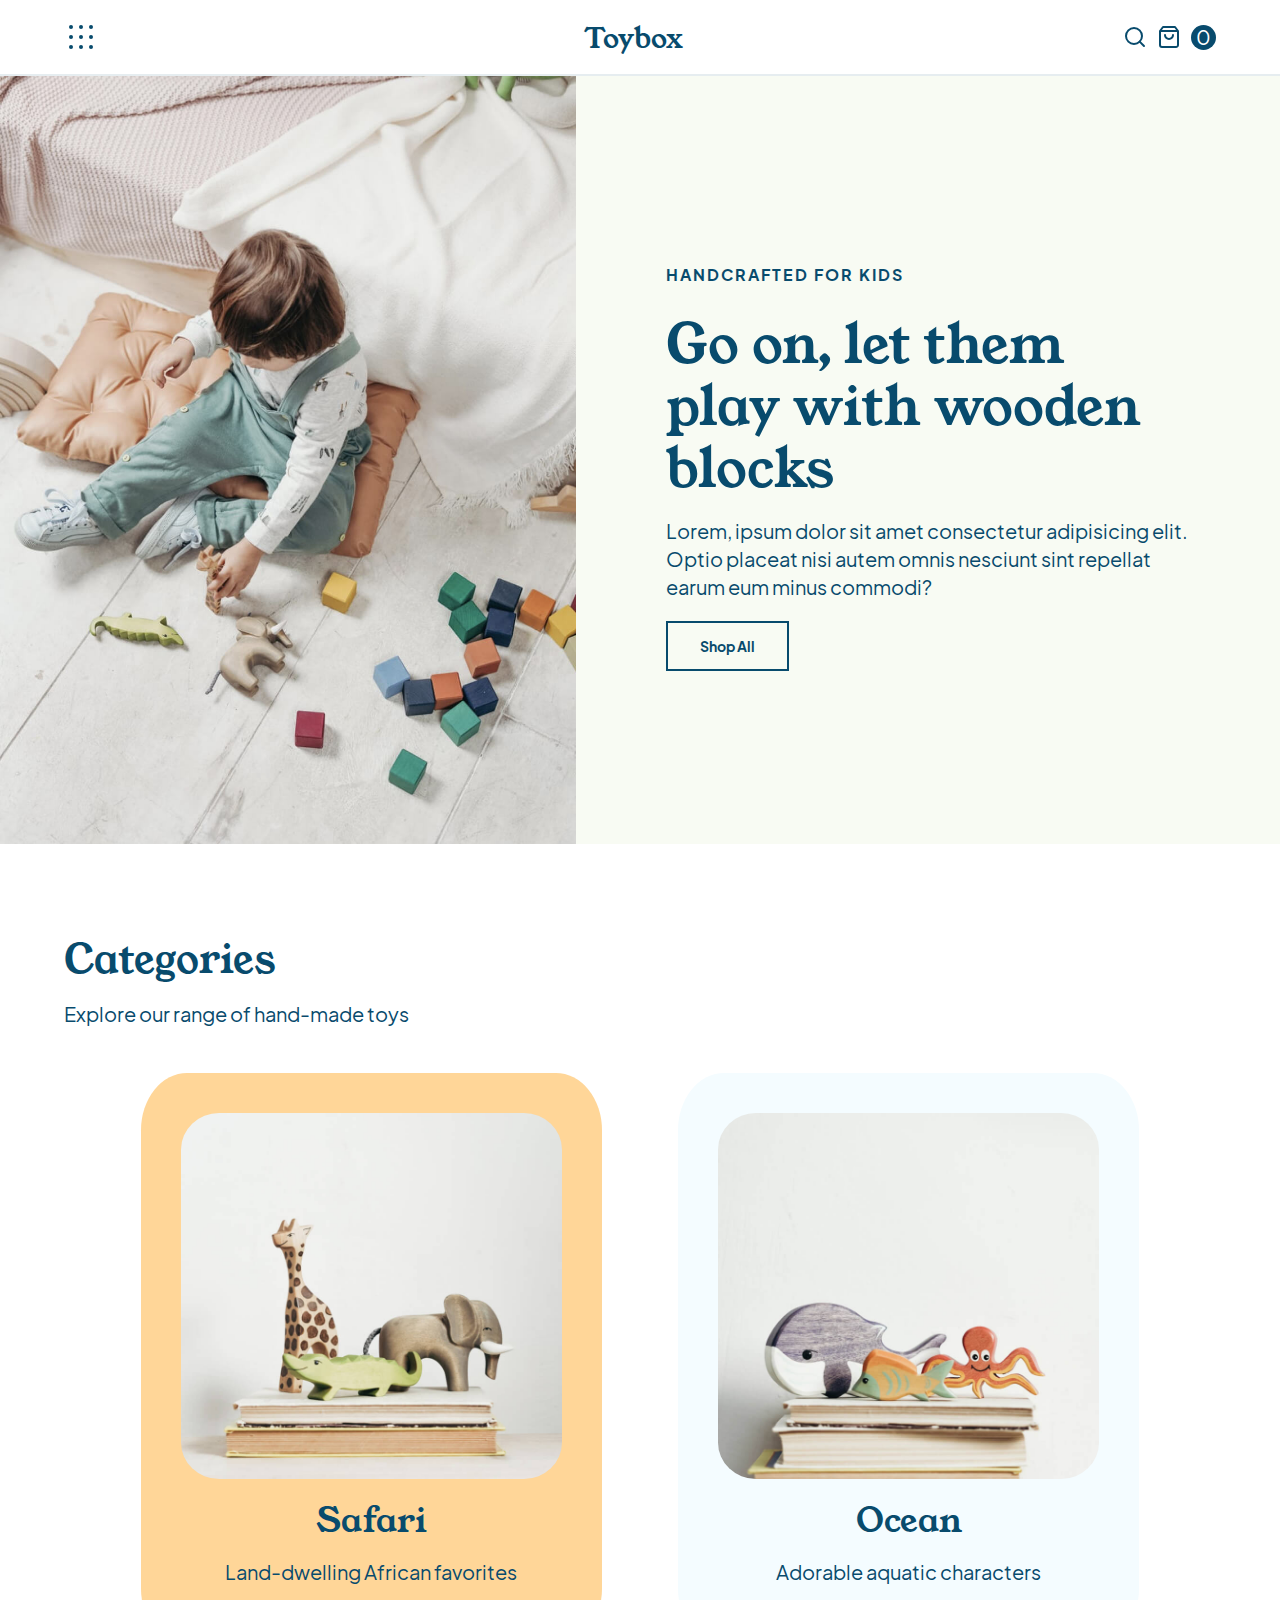
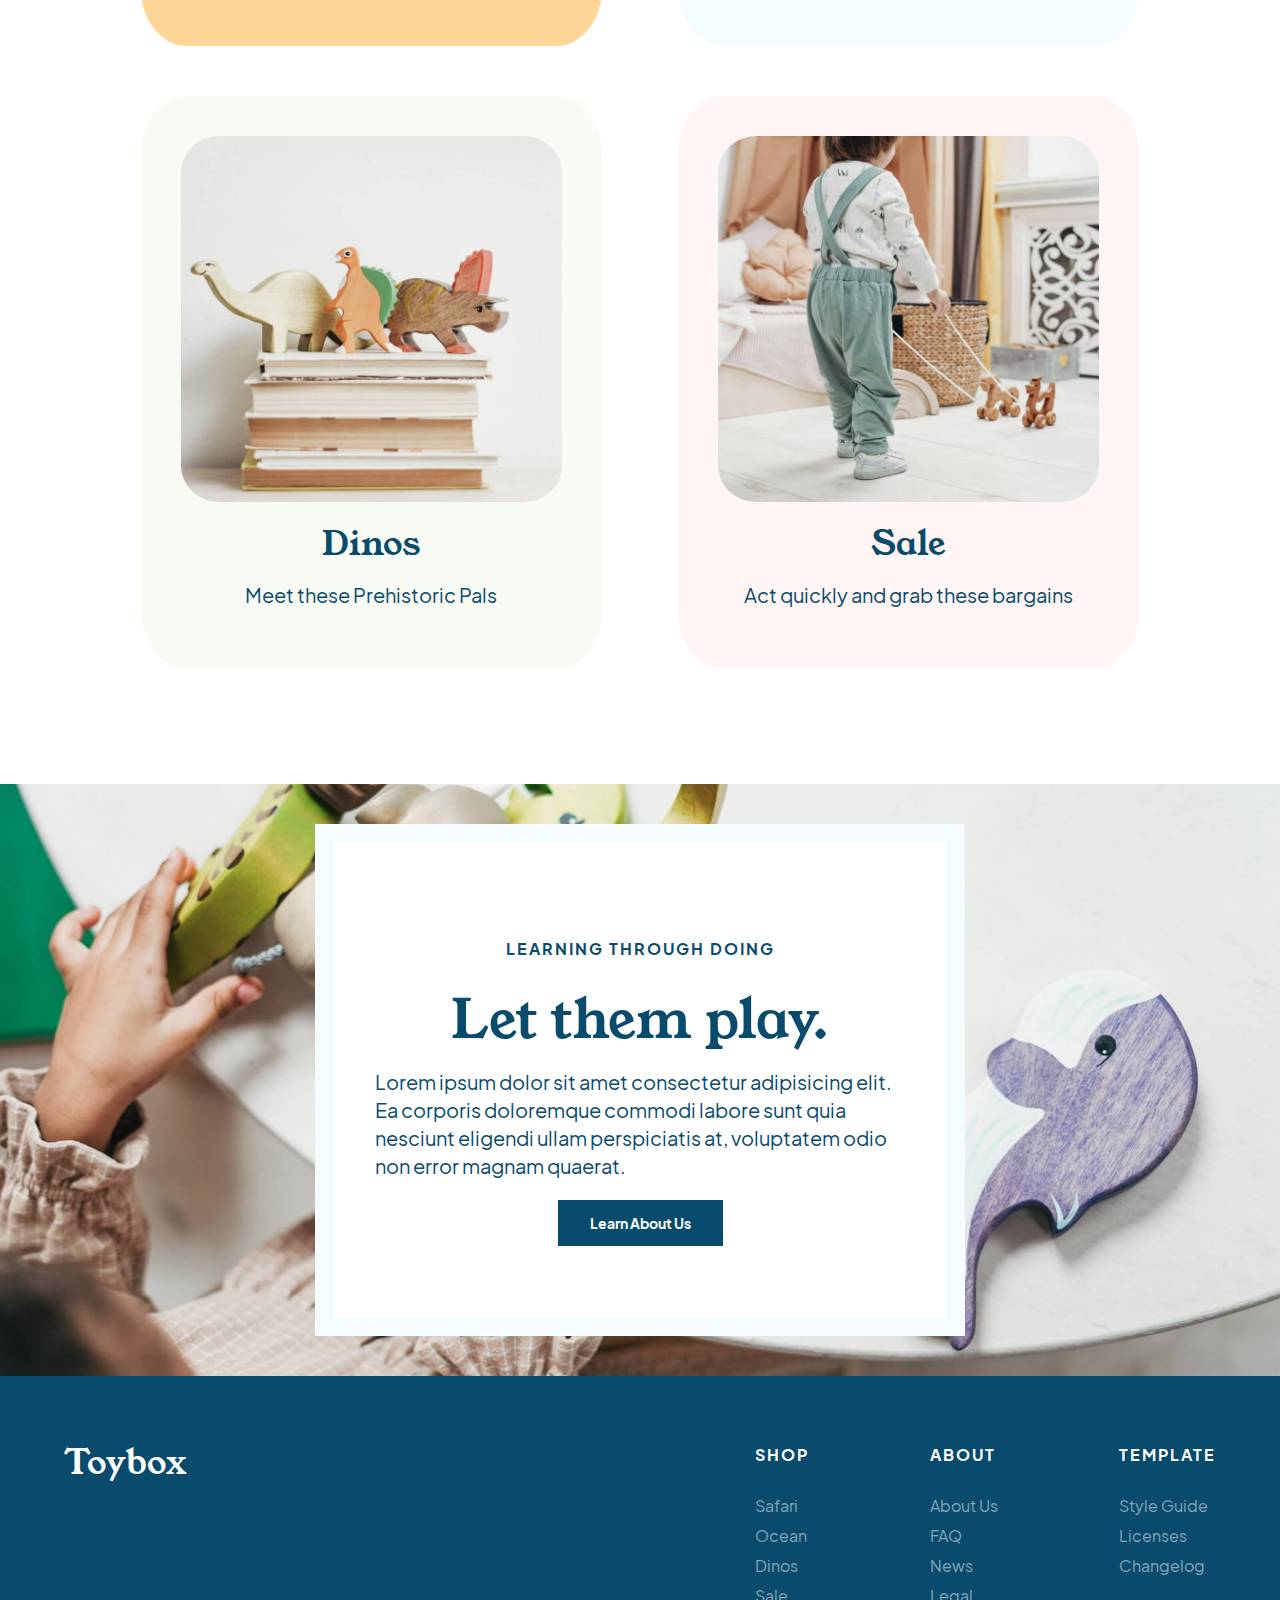
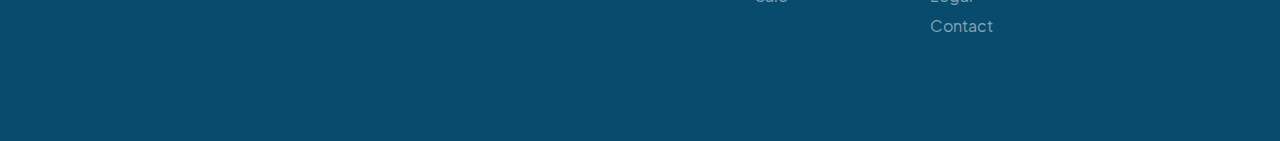
<file: index.html>
<!DOCTYPE html>
<html lang="en">
<head>
	<meta charset="UTF-8">
	<meta http-equiv="X-UA-Compatible" content="IE=edge">
	<meta name="viewport" content="width=device-width, initial-scale=1.0">
	<title>STARTER - Toybox Homepage</title>
	<link rel="stylesheet" href="styles/styles.css">
	<script src="./script.js"></script>
</head>

<body>
    <a href="#mainContent" class="skiplink">Skip to the main content</a>

	<nav class="navBar">
		<div class="wrapper">
			<button class="menuIcon" id="hamburger">
				<img src="./assets/menu-button.svg" alt="open slide-out menu">
			</button>
			<a href="#" class="logo">
				<h1>Toybox</h1>
			</a>

			<div class="searchCart">
				<button class="menuIcon">
					<img src="./assets/search.svg" alt="search icon" class="searchIcon">
				</button>
				<a href="#" class="bag">
					<img src="./assets/shop-bag.svg" alt="shopping bag" class="bagIcon">
				</a>
				<div class="counter">
					<p class="Copy">0</p>
				</div>
			</div> <!-- END .searchCart -->
		</div> <!-- END .wrapper -->
		<div class="slideOutNav">
			<button id="menuClose">
				<img src="./assets/menu-close.svg" alt="close slide out navigation">
			</button>
			<nav>
				<ul class="mainMenu">
					<li><a href="#">Shop</a></li>
					<li><a href="#">About</a></li>
					<li><a href="#">FAQ</a></li>
					<li><a href="#">News</a></li>
					<li><a href="./contact.html">Contact</a></li>
				</ul>
			</nav>
		</div> <!-- END .slideOutNav -->
	</nav> <!-- END .navBar -->

	<header>
		<div class="wrapper headerImgContainer">
			<img src="./assets/header-image.jpg" alt="a child sitting on the floor playing with wood blocks" class="headerImage">
		</div>
		<div class="wrapper headerContentContainer">
			<h5>Handcrafted for kids</h5>
			<h3>Go on, let them play with wooden blocks</h2>
			<p>Lorem, ipsum dolor sit amet consectetur adipisicing elit. Optio placeat nisi autem omnis nesciunt sint repellat earum eum minus commodi?</p>
			<a href="#" class="button">Shop All</a>
		</div>
	</header>

	<main id="mainContent">
		<section id="categories" class="categories">
			<div class="wrapper">
				<h2>Categories</h2>
				<p>Explore our range of hand-made toys</p>
				<ul class="categoryGallery">
					<li class="item item1">
						<a href="">
							<img src="./assets/safari-trio.jpg" alt="wooden giraffe, elephant and crocodile">
							<h4>Safari</h4>
							<p>Land-dwelling African favorites</p>
						</a>
					</li>
					<li class="item item2">
						<a href="">
							<img src="./assets/ocean-trio.jpg" alt="wooden whale, fish and octopus">
							<h4>Ocean</h4>
							<p>Adorable aquatic characters</p>
						</a>
					</li>
					<li class="item item3">
						<a href="">
							<img src="./assets/dino-trio.jpg" alt="three dinosaurs">
							<h4>Dinos</h4>
							<p>Meet these Prehistoric Pals</p>
						</a>
					</li>
					<li class="item item4">
						<a href="">
							<img src="./assets/sale.jpg" alt="child walking with wooden toys">
							<h4>Sale</h4>
							<p>Act quickly and grab these bargains</p>
						</a>
					</li>
				</ul>
			</div>
		</section> <!-- END .categories -->
		<section class="play" id="play">
			<div class="wrapper playContainer">
				<h5>Learning through doing</h5>
				<h3>Let them play.</h3>
				<p>Lorem ipsum dolor sit amet consectetur adipisicing elit. Ea corporis doloremque commodi labore sunt quia nesciunt eligendi ullam perspiciatis at, voluptatem odio non error magnam quaerat.</p>
				<a href="#" class="secondaryButton">Learn About Us</a>
			</div>
		</section><!-- END .play -->
	</main>
	<footer>
		<div class="wrapper">
			<div class="footerFlexContainer">
				<a href="./index.html">
					<h4>Toybox</h4>
				</a>
				<nav class="footerNav">
					<ul class="footerShop">
						<li><h5>Shop</h5></li>
						<li><a href="#">Safari</a></li>
						<li><a href="#">Ocean</a></li>
						<li><a href="#">Dinos</a></li>
						<li><a href="#">Sale</a></li>
					</ul> <!-- END .footerShop -->
					<ul class="footerAbout">
						<li><h5>About</h5></li>
						<li><a href="#">About Us</a></li>
						<li><a href="#">FAQ</a></li>
						<li><a href="#">News</a></li>
						<li><a href="#">Legal</a></li>
						<li><a href="./contact.html">Contact</a></li>
					</ul> <!-- END .footerAbout -->
					<ul class="footerTemplate">
						<li><h5>Template</h5></li>
						<li><a href="#">Style Guide</a></li>
						<li><a href="#">Licenses</a></li>
						<li><a href="#">Changelog</a></li>
					</ul> <!-- END .footerTemplate -->
				</nav>
			</div> <!-- END .footerFlexContainer -->
		</div> <!-- END .wrapper -->
	</footer>
</body>
</html>
</file>
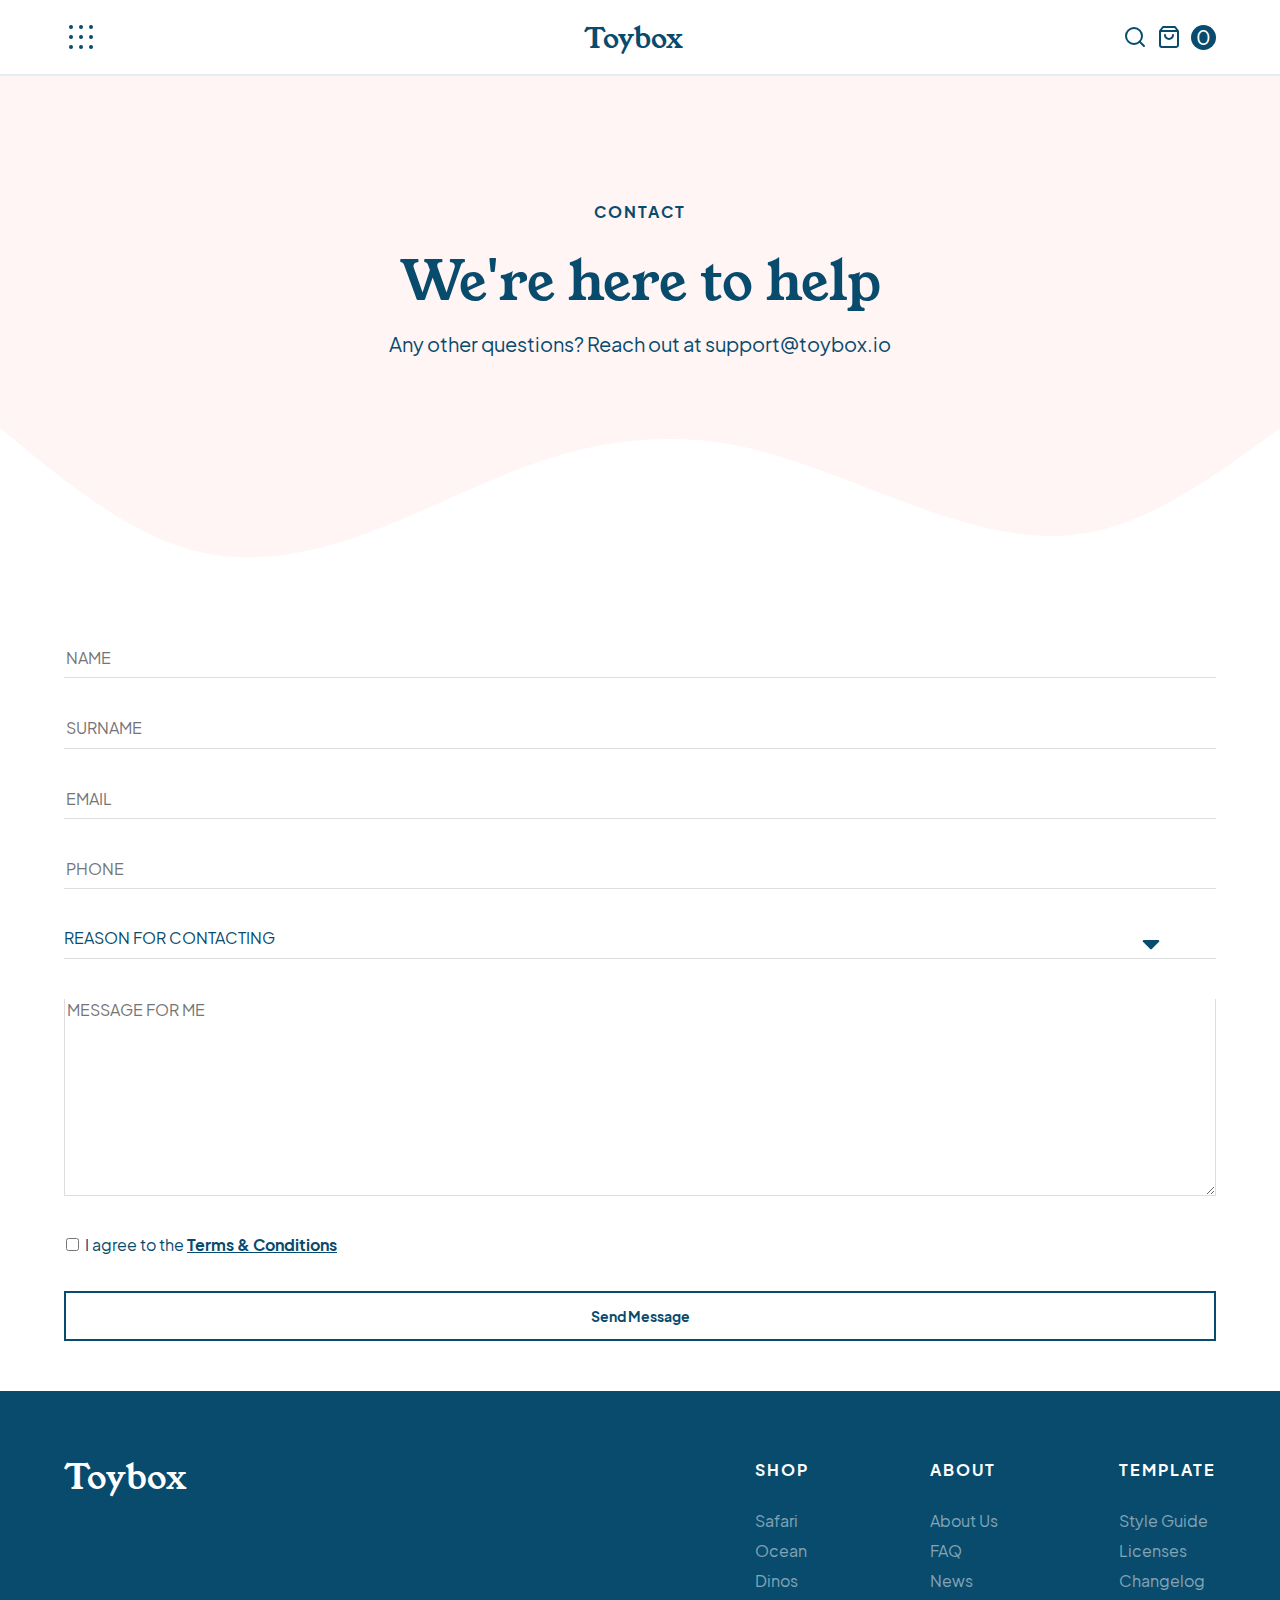
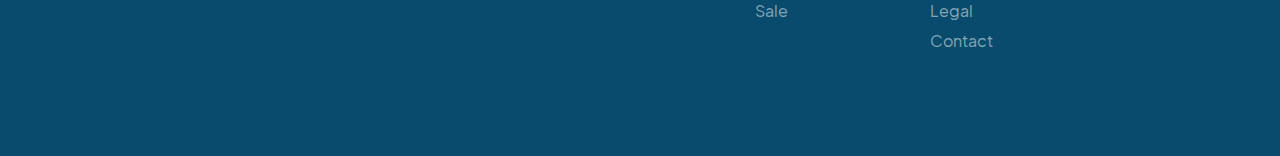
<file: contact.html>
<!DOCTYPE html>
<html lang="en">
<head>
    <meta charset="UTF-8">
    <meta http-equiv="X-UA-Compatible" content="IE=edge">
    <meta name="viewport" content="width=device-width, initial-scale=1.0">
    <title>Document</title>
    <link rel="stylesheet" href="./styles/styles.css">
    <script src="./script.js"></script>
</head>
<body>
    <a href="#mainContent" class="skiplink">Skip to the main content</a>
    
    <nav class="navBar">
        <div class="wrapper">
            <button class="menuIcon" id="hamburger">
                <img src="./assets/menu-button.svg" alt="open slide-out menu">
            </button>
            <a href="#" class="logo">
                <h1>Toybox</h1>
            </a>
    
            <div class="searchCart">
                <button class="menuIcon">
                    <img src="./assets/search.svg" alt="search icon" class="searchIcon">
                </button>
                <a href="#" class="bag">
                    <img src="./assets/shop-bag.svg" alt="shopping bag" class="bagIcon">
                </a>
                <div class="counter">
                    <p class="Copy">0</p>
                </div>
            </div> <!-- END .searchCart -->
        </div> <!-- END .wrapper -->

        <div class="slideOutNav">
            <button id="menuClose">
                <img src="./assets/menu-close.svg" alt="close slide out navigation">
            </button>
            <nav>
                <ul class="mainMenu">
                    <li><a href="#">Shop</a></li>
                    <li><a href="#">About</a></li>
                    <li><a href="#">FAQ</a></li>
                    <li><a href="#">News</a></li>
                    <li><a href="./contact.html">Contact</a></li>
                </ul>
            </nav>
        </div> <!-- END .slideOutNav -->

    </nav> <!-- END .navBar -->

    <header class="contactHeader">
        <div class="wrapper">
            <div class="contactContent">
                <h5>Contact</h5>
                <h3>We're here to help</h3>
                <p>Any other questions? Reach out at <a href="mailto:support@toybox.io">support@toybox.io</a></p>
            </div> <!-- END .contactContent -->
        </div> <!-- END .wrapper -->
    </header>

    <main id="mainContent">
        <div class="wrapper">
            <form action="" method="" class="contactForm" name="contactForm">
                <label for="name" class="sr-only">Name</label>
                <input type="text" id="name" placeholder="Name">

                <label for="surname" class="sr-only">Surname</label>
                <input type="text" id="surname" placeholder="Surname">

                <label for="email" class="sr-only">Email</label>
                <input type="email" id="email" placeholder="Email">

                <label for="phone" class="sr-only">Phone</label>
                <input type="tel" id="phone" placeholder="Phone">

                <select name="reason" id="reason">
                    <option value="initial" disabled selected>Reason for contacting</option>
                    <option value="questions">Questions</option>
                    <option value="complaints">Complaints</option>
                    <option value="refunds">Refunds</option>
                    <option value="shipping">Shipping</option>
                    <option value="other">Other</option>
                </select>

                <label for="message" class="sr-only">Message for me</label>
                <textarea name="message" id="message" cols="30" rows="10" placeholder="Message for me"></textarea>
                
                <fieldset>
                    <input type="checkbox" id="terms">
                    <label for="terms">I agree to the <a href="#" class="terms">Terms & Conditions</a></label>
                </fieldset>

                <button class="button">Send Message</button>

            </form>
        </div>
    </main>

    <footer>
    <div class="wrapper">
        <div class="footerFlexContainer">
            <a href="./index.html">
                <h4>Toybox</h4>
            </a>
            <nav class="footerNav">
                <ul class="footerShop">
                    <li>
                        <h5>Shop</h5>
                    </li>
                    <li><a href="#">Safari</a></li>
                    <li><a href="#">Ocean</a></li>
                    <li><a href="#">Dinos</a></li>
                    <li><a href="#">Sale</a></li>
                </ul> <!-- END .footerShop -->
                <ul class="footerAbout">
                    <li>
                        <h5>About</h5>
                    </li>
                    <li><a href="#">About Us</a></li>
                    <li><a href="#">FAQ</a></li>
                    <li><a href="#">News</a></li>
                    <li><a href="#">Legal</a></li>
                    <li><a href="./contact.html">Contact</a></li>
                </ul> <!-- END .footerAbout -->
                <ul class="footerTemplate">
                    <li>
                        <h5>Template</h5>
                    </li>
                    <li><a href="#">Style Guide</a></li>
                    <li><a href="#">Licenses</a></li>
                    <li><a href="#">Changelog</a></li>
                </ul> <!-- END .footerTemplate -->
            </nav>
        </div> <!-- END .footerFlexContainer -->

    </div> <!-- END .wrapper -->
    </footer>
</body>
</html>
</file>
<file: styles/styles.css>
html {
  line-height: 1.15;
  -ms-text-size-adjust: 100%;
  -webkit-text-size-adjust: 100%;
}

body {
  margin: 0;
}

article,
aside,
footer,
header,
nav,
section {
  display: block;
}

h1 {
  font-size: 2em;
  margin: 0.67em 0;
}

figcaption,
figure,
main {
  display: block;
}

figure {
  margin: 1em 40px;
}

hr {
  -webkit-box-sizing: content-box;
          box-sizing: content-box;
  height: 0;
  overflow: visible;
}

pre {
  font-family: monospace, monospace;
  font-size: 1em;
}

a {
  background-color: transparent;
  -webkit-text-decoration-skip: objects;
}

abbr[title] {
  border-bottom: none;
  text-decoration: underline;
  -webkit-text-decoration: underline dotted;
          text-decoration: underline dotted;
}

b,
strong {
  font-weight: inherit;
}

b,
strong {
  font-weight: bolder;
}

code,
kbd,
samp {
  font-family: monospace, monospace;
  font-size: 1em;
}

dfn {
  font-style: italic;
}

mark {
  background-color: #ff0;
  color: #000;
}

small {
  font-size: 80%;
}

sub,
sup {
  font-size: 75%;
  line-height: 0;
  position: relative;
  vertical-align: baseline;
}

sub {
  bottom: -0.25em;
}

sup {
  top: -0.5em;
}

audio,
video {
  display: inline-block;
}

audio:not([controls]) {
  display: none;
  height: 0;
}

img {
  border-style: none;
}

svg:not(:root) {
  overflow: hidden;
}

button,
input,
optgroup,
select,
textarea {
  font-family: sans-serif;
  font-size: 100%;
  line-height: 1.15;
  margin: 0;
}

button,
input {
  overflow: visible;
}

button,
select {
  text-transform: none;
}

button,
html [type=button],
[type=reset],
[type=submit] {
  -webkit-appearance: button;
}

button::-moz-focus-inner,
[type=button]::-moz-focus-inner,
[type=reset]::-moz-focus-inner,
[type=submit]::-moz-focus-inner {
  border-style: none;
  padding: 0;
}

button:-moz-focusring,
[type=button]:-moz-focusring,
[type=reset]:-moz-focusring,
[type=submit]:-moz-focusring {
  outline: 1px dotted ButtonText;
}

fieldset {
  padding: 0.35em 0.75em 0.625em;
}

legend {
  -webkit-box-sizing: border-box;
          box-sizing: border-box;
  color: inherit;
  display: table;
  max-width: 100%;
  padding: 0;
  white-space: normal;
}

progress {
  display: inline-block;
  vertical-align: baseline;
}

textarea {
  overflow: auto;
}

[type=checkbox],
[type=radio] {
  -webkit-box-sizing: border-box;
          box-sizing: border-box;
  padding: 0;
}

[type=number]::-webkit-inner-spin-button,
[type=number]::-webkit-outer-spin-button {
  height: auto;
}

[type=search] {
  -webkit-appearance: textfield;
  outline-offset: -2px;
}

[type=search]::-webkit-search-cancel-button,
[type=search]::-webkit-search-decoration {
  -webkit-appearance: none;
}

::-webkit-file-upload-button {
  -webkit-appearance: button;
  font: inherit;
}

details,
menu {
  display: block;
}

summary {
  display: list-item;
}

canvas {
  display: inline-block;
}

template {
  display: none;
}

[hidden] {
  display: none;
}

.clearfix:after {
  visibility: hidden;
  display: block;
  font-size: 0;
  content: "";
  clear: both;
  height: 0;
}

html {
  -webkit-box-sizing: border-box;
  box-sizing: border-box;
}

*,
*:before,
*:after {
  -webkit-box-sizing: inherit;
          box-sizing: inherit;
}

.sr-only {
  position: absolute;
  width: 1px;
  height: 1px;
  margin: -1px;
  border: 0;
  padding: 0;
  white-space: nowrap;
  -webkit-clip-path: inset(100%);
          clip-path: inset(100%);
  clip: rect(0 0 0 0);
  overflow: hidden;
}

.skiplink {
  background-color: white;
  color: black;
  font-size: 1rem;
  padding: 10px 0;
  position: absolute;
  left: -1000px;
  top: 0;
  z-index: 999;
}
.skiplink:focus {
  left: 0;
  right: 0%;
  text-align: center;
}

@font-face {
  font-family: "Jakarta Sans";
  src: url(../fonts/PlusJakarta_Sans-2.5/webfonts/PlusJakartaSans-Regular.woff), url(../fonts/PlusJakarta_Sans-2.5/webfonts/PlusJakartaSans-Regular.woff2), url(../fonts/PlusJakarta_Sans-2.5/static/PlusJakartaSans-Regular.ttf);
  font-weight: normal;
}
@font-face {
  font-family: "Jakarta Sans";
  src: url(../fonts/PlusJakarta_Sans-2.5/webfonts/PlusJakartaSans-Bold.woff), url(../fonts/PlusJakarta_Sans-2.5/webfonts/PlusJakartaSans-Bold.woff2), url(../fonts/PlusJakarta_Sans-2.5/static/PlusJakartaSans-Bold.ttf);
  font-weight: bold;
}
@font-face {
  font-family: "Young serif";
  src: url(../fonts/youngserif/YoungSerif-Regular.otf);
}
html {
  font-size: 125%;
}

body {
  font-family: "Jakarta Sans";
  font-size: 1rem;
  color: #084b6d;
}

h1, h2, h3, h4 {
  font-family: "Young Serif";
  color: #084b6d;
  margin: 0;
}

h1 {
  font-size: 28px;
  font-size: 1.4rem;
}

h2 {
  font-size: 40px;
  font-size: 2rem;
  margin-bottom: 18px;
}

h3 {
  font-size: 54px;
  font-size: 2.7rem;
}

h4 {
  font-size: 34px;
  font-size: 1.7rem;
}

h5 {
  font-size: 16px;
  font-size: 0.8rem;
  text-transform: uppercase;
  letter-spacing: 0.1rem;
}

p {
  font-size: 20px;
  font-size: 1rem;
  line-height: 1.4;
}
p.smallCopy {
  font-size: 14px;
  font-size: 0.7rem;
  font-weight: bold;
  margin: 0;
}

a {
  text-decoration: none;
  color: inherit;
  -webkit-transition: 0.3s;
  transition: 0.3s;
}

.wrapper {
  max-width: 1280px;
  width: 90%;
  margin: 0 auto;
}

ul {
  list-style: none;
  margin: 0;
  padding: 0;
}

img {
  max-width: 100%;
  display: block;
}

button {
  background-color: transparent;
  padding: 15px;
  border: none;
  cursor: pointer;
}

a {
  display: inline-block;
}
a.secondaryButton {
  background-color: #084b6d;
  color: #fff;
  font-weight: bold;
  padding: 15px 32px;
  font-size: 14px;
  font-size: 0.7rem;
}
a.secondaryButton:hover, a.secondaryButton:focus {
  background-color: #fff;
  color: #084b6d;
}

.button {
  font-family: "Jakarta Sans";
  color: #084b6d;
  border: 2px solid #084b6d;
  font-size: 14px;
  font-size: 0.7rem;
  font-weight: bold;
  padding: 15px 32px;
  -webkit-transition: 0.3s;
  transition: 0.3s;
}
.button:hover, .button:focus {
  background-color: #084b6d;
  color: #fff;
}

.navBar {
  position: sticky;
  top: 0;
  background-color: #fff;
  border-bottom: 2px solid rgba(8, 75, 109, 0.1);
  z-index: 10;
  padding: 15px 0;
}
.navBar .wrapper {
  display: -webkit-box;
  display: -ms-flexbox;
  display: flex;
  -webkit-box-pack: justify;
      -ms-flex-pack: justify;
          justify-content: space-between;
  -webkit-box-align: center;
      -ms-flex-align: center;
          align-items: center;
}
.navBar .searchCart {
  display: -webkit-box;
  display: -ms-flexbox;
  display: flex;
  -webkit-box-align: center;
      -ms-flex-align: center;
          align-items: center;
}
.navBar .bag,
.navBar .menuIcon {
  padding: 10px 5px;
}
.navBar .counter {
  background-color: #084b6d;
  color: #fff;
  width: 25px;
  height: 25px;
  border-radius: 100%;
  display: -webkit-box;
  display: -ms-flexbox;
  display: flex;
  -webkit-box-pack: center;
      -ms-flex-pack: center;
          justify-content: center;
  -webkit-box-align: center;
      -ms-flex-align: center;
          align-items: center;
  margin-left: 5px;
}
.navBar .logo {
  margin-left: 50px;
}

.slideOutNav {
  background-color: #084b6d;
  color: #fff;
  min-height: 100vh;
  position: fixed;
  top: 0;
  padding: 30px 50px;
  width: 100%;
  max-width: 450px;
  font-weight: bold;
  display: -webkit-box;
  display: -ms-flexbox;
  display: flex;
  -webkit-box-orient: vertical;
  -webkit-box-direction: normal;
      -ms-flex-direction: column;
          flex-direction: column;
  z-index: 20;
  left: -450px;
  -webkit-transition: 0.3s;
  transition: 0.3s;
}
.slideOutNav.open {
  left: 0;
}
.slideOutNav button {
  -ms-flex-item-align: end;
      align-self: flex-end;
}
.slideOutNav a {
  line-height: 2.2rem;
}
.slideOutNav a:hover, .slideOutNav a:focus {
  color: rgba(255, 255, 255, 0.6);
}

header {
  display: -webkit-box;
  display: -ms-flexbox;
  display: flex;
  -ms-flex-wrap: wrap;
      flex-wrap: wrap;
  -webkit-box-align: center;
      -ms-flex-align: center;
          align-items: center;
  background-color: #f8fbf3;
}
header .headerImgContainer {
  width: 45%;
}
header .headerContentContainer {
  width: 55%;
  padding: 30px 90px 40px;
}

.contactHeader {
  background-color: #fff5f5;
  text-align: center;
  padding-top: 100px;
}
.contactHeader::after {
  content: "";
  background-image: url(../assets/wave.svg);
  background-size: 100% 150px;
  width: 100%;
  height: 150px;
}
.contactHeader .contactContent {
  padding-bottom: 50px;
}

.contactForm {
  display: -webkit-box;
  display: -ms-flexbox;
  display: flex;
  -webkit-box-orient: vertical;
  -webkit-box-direction: normal;
      -ms-flex-direction: column;
          flex-direction: column;
  padding: 70px 0 50px;
}

input,
textarea,
select {
  border: none;
  border-bottom: 1px solid #ddd;
  margin-bottom: 40px;
  padding-bottom: 10px;
  font-family: "Jakarta Sans";
  font-size: 16px;
  font-size: 0.8rem;
  text-transform: uppercase;
  color: #084b6d;
}
input::-webkit-input-placeholder, textarea::-webkit-input-placeholder, select::-webkit-input-placeholder {
  opacity: 1;
}
input::-moz-placeholder, textarea::-moz-placeholder, select::-moz-placeholder {
  opacity: 1;
}
input:-ms-input-placeholder, textarea:-ms-input-placeholder, select:-ms-input-placeholder {
  opacity: 1;
}
input::-ms-input-placeholder, textarea::-ms-input-placeholder, select::-ms-input-placeholder {
  opacity: 1;
}
input::placeholder,
textarea::placeholder,
select::placeholder {
  opacity: 1;
}
input:hover, input:focus,
textarea:hover,
textarea:focus,
select:hover,
select:focus {
  border-color: #084b6d;
  -webkit-transition: 0.3s;
  transition: 0.3s;
}

textarea {
  border-right: 1px solid #ddd;
  border-left: 1px solid #ddd;
}

select {
  -webkit-appearance: none;
     -moz-appearance: none;
          appearance: none;
  background-color: #fff;
  background-image: url(../assets/caret-down-solid.svg);
  background-repeat: no-repeat;
  background-position: 95% center;
}

fieldset {
  border: 0;
  padding: 0;
  font-size: 16px;
  font-size: 0.8rem;
}
fieldset input {
  margin-right: 3px;
  accent-color: #084b6d;
}
fieldset a {
  font-weight: bold;
  text-decoration: underline;
}

.categories {
  padding: 90px 0;
}
.categories .categoryGallery {
  display: -webkit-box;
  display: -ms-flexbox;
  display: flex;
  -ms-flex-wrap: wrap;
      flex-wrap: wrap;
  -webkit-box-pack: space-evenly;
      -ms-flex-pack: space-evenly;
          justify-content: space-evenly;
  text-align: center;
}
.categories .categoryGallery .item {
  width: 40%;
  padding: 40px;
  border-radius: 10%;
  margin: 25px 0;
}
.categories .categoryGallery .item:hover, .categories .categoryGallery .item:focus {
  -webkit-transform: scale(0.9);
          transform: scale(0.9);
}
.categories .categoryGallery .item img {
  border-radius: 10%;
  margin-bottom: 20px;
}
.categories .categoryGallery .item1 {
  background-color: #ffd698;
}
.categories .categoryGallery .item2 {
  background-color: #f4fcff;
}
.categories .categoryGallery .item3 {
  background-color: #f8fbf3;
}
.categories .categoryGallery .item4 {
  background-color: #fff5f5;
}

.play {
  background-image: url(../assets/background-image.jpg);
  background-size: cover;
  background-position: center;
  padding: 40px 0;
}
.play .playContainer {
  background-color: #fff;
  border: 20px solid #f4fcff;
  max-width: 650px;
  padding: 70px 40px;
  text-align: center;
}
.play .playContainer p {
  text-align: left;
}

footer {
  background-color: #084b6d;
  color: #fff;
  padding: 70px 0 100px;
}
footer h4 {
  color: #fff;
}
footer h5 {
  margin-top: 0;
}
footer .footerFlexContainer {
  display: -webkit-box;
  display: -ms-flexbox;
  display: flex;
  -webkit-box-pack: justify;
      -ms-flex-pack: justify;
          justify-content: space-between;
}
footer .footerNav {
  display: -webkit-box;
  display: -ms-flexbox;
  display: flex;
  width: 40%;
  -webkit-box-pack: justify;
      -ms-flex-pack: justify;
          justify-content: space-between;
}
footer a {
  color: rgba(255, 255, 255, 0.5);
  font-size: 16px;
  font-size: 0.8rem;
  line-height: 1.5rem;
}
footer a:hover, footer a:focus {
  color: #fff;
}

@media (max-width: 1000px) {
  header {
    -webkit-box-orient: vertical;
    -webkit-box-direction: normal;
        -ms-flex-direction: column;
            flex-direction: column;
  }
  header .headerImgContainer {
    width: 100%;
  }
  header .headerContentContainer {
    width: 100%;
  }
  .play .playContainer {
    max-width: 90%;
  }
  footer h4 {
    margin-bottom: 50px;
  }
  footer .footerFlexContainer {
    -webkit-box-orient: vertical;
    -webkit-box-direction: normal;
        -ms-flex-direction: column;
            flex-direction: column;
    -webkit-box-align: center;
        -ms-flex-align: center;
            align-items: center;
  }
  footer .footerFlexContainer .footerNav {
    width: 80%;
  }
}
@media (max-width: 760px) {
  .categories .categoryGallery .item {
    width: 90%;
    margin: 10px 0;
    padding: 20px;
  }
}
@media (max-width: 500px) {
  .navBar .wrapper {
    -webkit-box-orient: vertical;
    -webkit-box-direction: normal;
        -ms-flex-direction: column;
            flex-direction: column;
  }
  .navBar .logo {
    margin: 7px 0 12px;
  }
  .slideOutNav {
    font-family: #084b6d;
    font-size: 30px;
    font-size: 1.5rem;
  }
  .play {
    padding: 0;
  }
  footer .footerFlexContainer .footerNav {
    -webkit-box-orient: vertical;
    -webkit-box-direction: normal;
        -ms-flex-direction: column;
            flex-direction: column;
    -webkit-box-align: center;
        -ms-flex-align: center;
            align-items: center;
    -webkit-box-pack: justify;
        -ms-flex-pack: justify;
            justify-content: space-between;
  }
  footer .footerFlexContainer .footerNav ul {
    margin-top: 30px;
  }
  footer .footerFlexContainer .footerNav ul li {
    text-align: center;
  }
}
</file>
